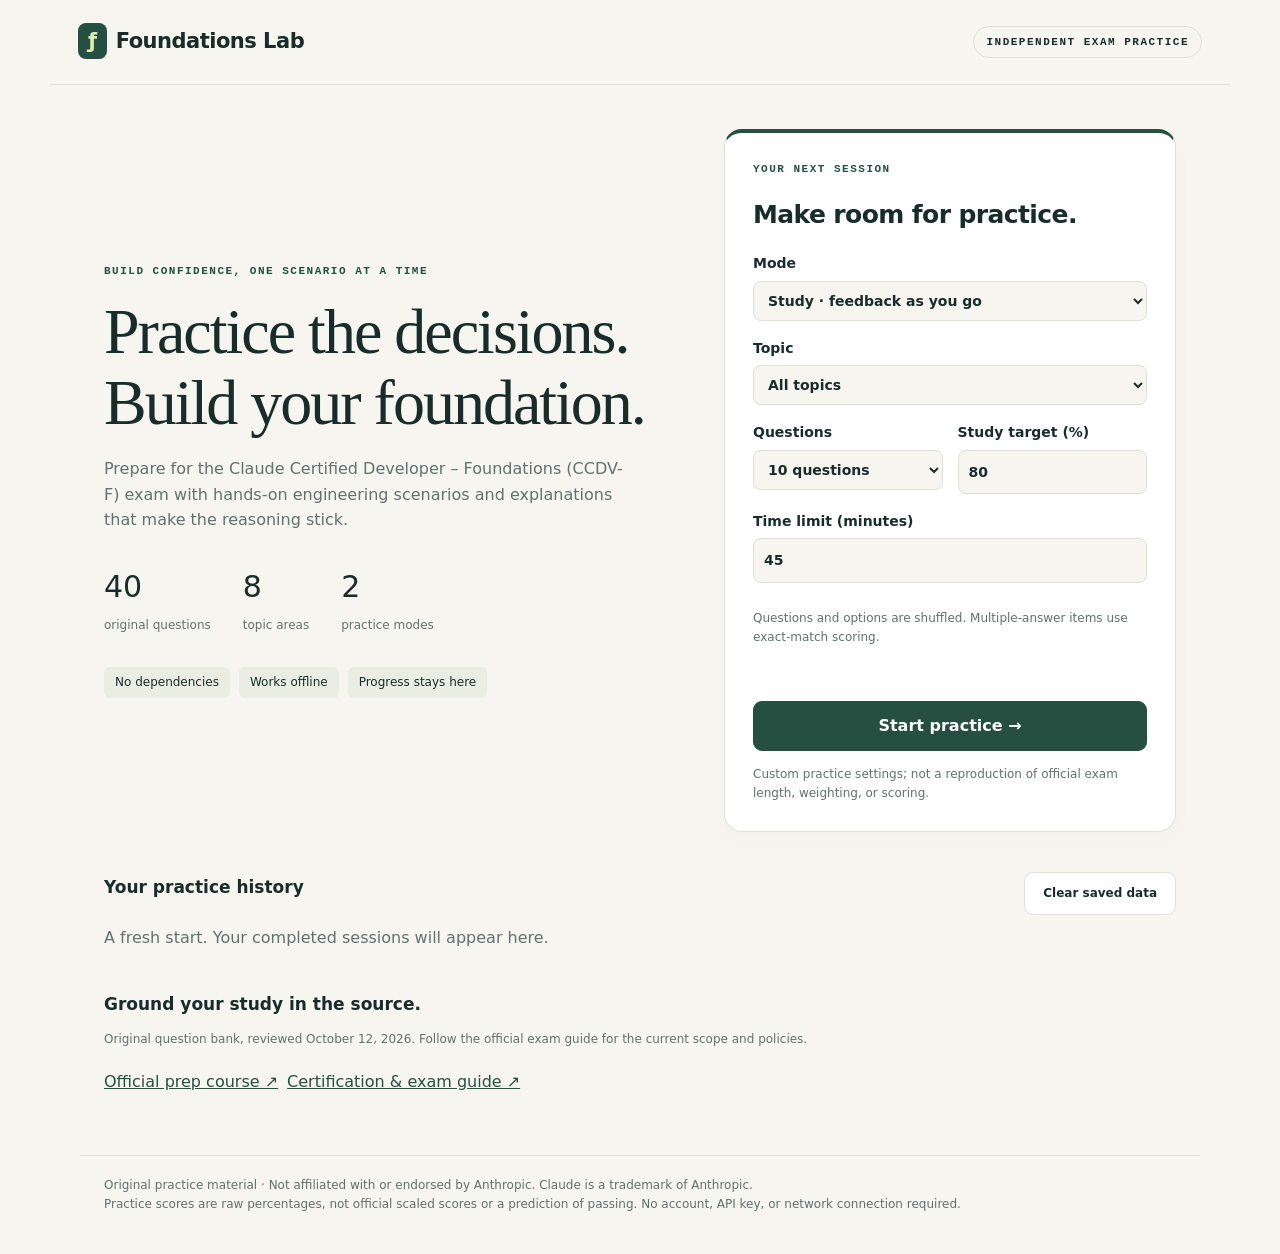
<file: index.html>
<!doctype html>
<html lang="en"><head><meta charset="utf-8"><meta name="viewport" content="width=device-width,initial-scale=1"><meta name="description" content="An independent CCDV-F practice simulator with original questions, timed exams, explanations, and local progress."><title>Foundations Lab · CCDV-F practice</title><style>:root{color-scheme:light;--paper:#f6f5f0;--ink:#182d2a;--muted:#61716c;--line:#dce2d8;--green:#244f41;--accent:#d8edb1;--orange:#b34e2b}*{box-sizing:border-box}body{margin:0;background:var(--paper);color:var(--ink);font:16px/1.6 system-ui,sans-serif}button,input,select{font:inherit}button,a,input,select{touch-action:manipulation}button{cursor:pointer;border:1px solid var(--line);border-radius:9px;padding:11px 18px;background:white;color:var(--ink);font-weight:600}button:hover{border-color:var(--green);background:#edf1e8}button:disabled{opacity:.45;cursor:not-allowed}button.primary{background:var(--green);color:white;border-color:var(--green)}button.primary:hover{background:#163c30}button:focus-visible,a:focus-visible,input:focus-visible,select:focus-visible{outline:3px solid #b65b2d;outline-offset:4px}a{color:var(--green)}header{max-width:1180px;margin:auto;padding:25px 28px;display:flex;justify-content:space-between;gap:20px;align-items:center;border-bottom:1px solid var(--line)}.brand{font-weight:800;letter-spacing:-.5px;font-size:21px}.brand span{background:var(--green);color:var(--accent);padding:6px 10px;margin-right:9px;border-radius:8px}.tag,.eyebrow{font:700 11px/1.5 ui-monospace,monospace;letter-spacing:1.5px;text-transform:uppercase}.tag{border:1px solid var(--line);border-radius:20px;padding:7px 12px}.eyebrow{color:var(--green)}main{max-width:1120px;margin:44px auto;padding:0 24px}h1{font-family:Georgia,serif;font-weight:400;font-size:clamp(36px,5vw,64px);line-height:1.1;letter-spacing:-2px;margin:18px 0}h2{font-size:25px;line-height:1.35;letter-spacing:-.6px}h3{font-size:17px;margin:0 0 12px}p{margin:10px 0 20px}.muted{color:var(--muted)}.hero{display:grid;grid-template-columns:1.25fr 1fr;gap:55px;align-items:center}.hero p{max-width:520px}.card{background:#fff;border:1px solid var(--line);border-radius:18px;padding:28px;box-shadow:0 8px 24px #20382b05}.setup{border-top:4px solid var(--green)}.row{display:flex;align-items:center;justify-content:space-between;gap:14px;flex-wrap:wrap}.stack{display:grid;gap:16px}.fields{display:grid;grid-template-columns:1fr 1fr;gap:15px}label{display:block;font-size:14px;font-weight:600}select,input[type=number]{width:100%;margin-top:6px;border:1px solid var(--line);border-radius:8px;padding:10px;background:var(--paper);color:var(--ink)}.wide{width:100%;margin-top:18px}.stats{display:flex;gap:32px;margin:30px 0}.stats strong{display:block;font-size:30px;font-weight:500}.stats span{font-size:12px;color:var(--muted)}.section{margin-top:40px}.domains{display:flex;flex-wrap:wrap;gap:9px}.pill{background:#e9ede3;border-radius:6px;padding:6px 11px;font-size:12px}.notice{padding:13px 17px;background:#edf2e5;border-radius:9px;font-size:13px;margin:16px 0}.layout{display:grid;grid-template-columns:minmax(0,1fr) 265px;gap:24px}.progress{height:5px;background:#dce4d5;border-radius:8px;overflow:hidden;margin:20px 0 30px}.progress div{height:100%;background:var(--green)}.option{display:flex;gap:13px;align-items:flex-start;border:1px solid var(--line);border-radius:10px;padding:15px;margin:10px 0;cursor:pointer;font-weight:400}.option:has(input:checked){background:#edf4e3;border-color:var(--green)}.option input{margin-top:6px;accent-color:var(--green)}.option.good{border-color:#427b3f;background:#eef6e9}.option.bad{border-color:#b85037;background:#fff1eb}.option b{font:600 13px ui-monospace,monospace;background:#f1f2ed;padding:3px 7px;border-radius:4px}.feedback{background:#eff4e9;border-left:3px solid var(--green);padding:17px;margin:20px 0}.feedback p{margin:6px 0 12px}.navigator{display:grid;grid-template-columns:repeat(5,1fr);gap:8px}.navigator button{padding:8px 0;font-size:13px;position:relative}.navigator .answered{background:#d9e8cc}.navigator .current{outline:2px solid var(--green)}.navigator .flagged:after{content:'•';color:var(--orange);position:absolute;right:3px;top:-7px;font-size:22px}.timer{font:600 24px ui-monospace,monospace}.timer.urgent{color:#a9361f}.small{font-size:12px}.actions{margin-top:25px}.score{font:400 72px/1 Georgia,serif;margin:16px 0}.results-grid{display:grid;grid-template-columns:1fr 2fr;gap:24px}.domain-result{margin:10px 0}.bar{background:#e9eee3;height:7px;border-radius:6px;overflow:hidden;margin-top:6px}.bar>div{background:var(--green);height:100%}.review{margin-top:18px}.review summary{cursor:pointer;font-weight:600}.review ol{padding-left:25px}.review li{padding:4px}.correct-text{color:#315f32}.wrong-text{color:#a03d26}footer{max-width:1120px;margin:60px auto 20px;padding:20px 24px;border-top:1px solid var(--line);font-size:12px;color:var(--muted)}dialog{border:1px solid var(--line);border-radius:18px;max-width:440px;width:calc(100% - 32px);padding:28px;color:var(--ink)}dialog::backdrop{background:#142b2466}.history{width:100%;border-collapse:collapse;font-size:14px}.history th,.history td{text-align:left;padding:10px;border-bottom:1px solid var(--line)}@media(max-width:760px){header{padding:18px}.tag{font-size:9px}.hero,.layout,.results-grid{grid-template-columns:1fr;gap:25px}main{margin-top:28px;padding:0 18px}.card{padding:21px}.stats{gap:25px}.navigator{grid-template-columns:repeat(8,1fr)}h1{letter-spacing:-1px}.layout aside{order:2}.fields{gap:10px}.actions button{padding:10px 14px}}@media(prefers-reduced-motion:no-preference){button{transition:background .15s,border-color .15s}}
</style></head>
<body><header><div class="brand"><span>ƒ</span>Foundations Lab</div><div class="tag">Independent exam practice</div></header><noscript><p>This simulator needs JavaScript enabled in your browser. No internet connection or API key is required.</p></noscript><main id="app"></main><footer>Original practice material · Not affiliated with or endorsed by Anthropic. Claude is a trademark of Anthropic.<br>Practice scores are raw percentages, not official scaled scores or a prediction of passing. No account, API key, or network connection required.</footer><dialog id="confirm"><h2 id="dialog-title">Finish this attempt?</h2><p id="dialog-text"></p><div class="row"><button id="cancel-dialog">Keep working</button><button id="accept-dialog" class="primary">Finish & review</button></div></dialog><script>/* Original educational questions. Edit here, then run python3 build.py. */
const SOURCES={
 api:'https://platform.claude.com/docs/en/api/messages/create',
 tools:'https://platform.claude.com/docs/en/agents-and-tools/tool-use/handle-tool-calls',
 cache:'https://platform.claude.com/docs/en/build-with-claude/prompt-caching',
 batch:'https://platform.claude.com/docs/en/build-with-claude/batch-processing',
 course:'https://anthropic-partners.skilljar.com/path/claude-certified-developer-foundations',
 code:'https://code.claude.com/docs/en/permissions',
 mcp:'https://modelcontextprotocol.io/docs/learn/server-concepts'
};
// domain, prompt, options, correct indexes, explanation, source key
const RAW=[
['API integration','Claude returns a client-side tool_use block. What must your backend do next?',['Wait for Anthropic to execute your local function','Validate and authorize the arguments, execute the tool, and return a matching tool_result','Display the arguments as the completed result','Replace the system instructions with the tool arguments'],[1],'A client tool is executed by your application. Preserve the assistant tool-use message and return a tool_result linked to its ID.','tools'],
['API integration','Where does a client tool_result belong in the Messages API conversation?',['A message with role tool','The tool input_schema','A user message after the assistant tool-use message','A replacement system prompt'],[2],'Claude uses user and assistant messages for tool exchanges. The tool_result has a tool_use_id matching the assistant request.','tools'],
['API integration','A request fails with HTTP 429 and a retry-after header. What is the best recovery?',['Respect the wait, use bounded backoff with jitter, and reduce concurrency','Retry immediately until success','Create a new API key for every retry','Permanently reject the user prompt'],[0],'A rate-limit response calls for controlled retry and load management. Immediate retries can amplify the failure.','course'],
['API integration','The UI has received half an answer when its stream disconnects. What should it do?',['Mark the answer complete because some text arrived','Automatically append a fresh answer without checking overlap','Assume the prompt was invalid','Show an interrupted state and use a controlled recovery path'],[3],'Partial text is not confirmation of completion. Recovery must account for partial output and any actions already executed.','course'],
['API integration','A response stops with max_tokens halfway through a JSON object. What is the best interpretation?',['The model finished successfully','The output budget was reached; handle truncation before consuming the result','The API key expired','The application should execute the partial JSON'],[1],'max_tokens indicates a token-limit stop, not successful completion. Treat incomplete structured output as unusable until recovered and validated.','api'],
['API integration','A standard Messages API follow-up needs facts from the preceding turn. What should the application do?',['Send only the new question because the API stores all turns','Change the API key to retrieve prior context','Include relevant previous messages or a reliable summary in the request','Put the conversation ID into max_tokens'],[2],'Standard Messages requests are stateless. Your application supplies the conversation context needed for each request.','api'],
['API integration','A refund tool times out after possibly completing its transaction. What should a retry strategy include?',['A new unrelated refund request','An idempotency key and a status check before repeating the side effect','A higher model temperature','Only a longer tool description'],[1],'An ambiguous timeout may follow a successful side effect. Idempotency and reconciliation prevent duplicate refunds; model settings do not.','course'],
['API integration','Which TWO protections belong in a production API integration?',['Keep the provider API key on the backend','Expose the provider key in browser JavaScript for easier debugging','Validate request inputs and handle API failures explicitly','Treat all HTTP responses as successful model answers'],[0,2],'Provider credentials belong in server-side secret storage. Validate inputs and explicitly handle transport and API errors.','course'],
['Model optimization','How should you select a model for classifying support tickets?',['Always choose the largest context window','Choose using one easy example','Evaluate representative tickets against quality, cost, and latency requirements','Choose the newest name without testing'],[2],'Representative evaluations establish task fitness. Context size, novelty, and one successful example do not establish production quality.','course'],
['Model optimization','A long reference manual is identical across requests. How should you arrange the prompt to support caching?',['Stable manual prefix, followed by changing user content','Changing timestamp first, followed by the manual','Rewrite the manual each time','Omit the manual after the first call because the cache is conversation memory'],[0],'Prompt caching reuses matching prefixes. Keep shared content stable and variable content afterward; caching does not create conversational memory.','cache'],
['Model optimization','You must classify 20,000 independent records with no interactive latency requirement. What is worth evaluating first?',['A separate live chat UI per record','Asynchronous batch processing','A single prompt containing all users credentials','Streaming solely to guarantee better accuracy'],[1],'Independent latency-tolerant work is a natural fit for asynchronous batches. Streaming improves delivery experience, not classification accuracy by itself.','course'],
['Model optimization','Your requests contain many irrelevant retrieved pages. What change can reduce cost while preserving quality?',['Remove all supporting context','Increase every output limit','Duplicate the instructions','Retrieve and retain only relevant evidence, then verify quality with evals'],[3],'Context selection reduces unnecessary tokens while preserving useful evidence. Validate the quality effect rather than assuming less context is always better.','course'],
['Agents and workflows','An invoice process always extracts, validates, then routes exceptions. What is the best starting architecture?',['A fixed workflow with model extraction and deterministic checks','An unrestricted agent inventing validation policy','Five agents voting whether validation is necessary','One prompt that approves every invoice'],[0],'Use a workflow when the sequence is known. Code can enforce business rules while the model handles extraction.','course'],
['Agents and workflows','A research agent repeats the same search without progress. Which TWO controls best bound this behavior?',['Repeat a polite stopping request','Enforce iteration, time, or cost budgets in the runtime','Detect repeated actions and escalate or return an incomplete result','Give the agent unrestricted additional tools'],[1,2],'Runtime budgets guarantee bounds independently of model compliance. Progress checks catch ineffective repetition and support a clear incomplete outcome.','course'],
['Agents and workflows','An agent can draft and send purchase orders. Which design best controls irreversible actions?',['Give every tool identical authority','Let retrieved documents authorize purchases','Require appropriate authorization or human approval at the execution boundary','Review only after orders have been sent'],[2],'Control consequential actions where they execute. A generated plan or an external document does not supply purchase authorization.','course'],
['Agents and workflows','When is an autonomous agent more justified than a predefined workflow?',['The exact steps never change','Only arithmetic validation is required','Every input follows the same routing rule','The next useful action depends on intermediate findings and cannot be fully predetermined'],[3],'Agents are useful for dynamic action selection. Known fixed processes often benefit from simpler, more predictable workflows.','course'],
['Prompt and context','The model misclassifies ambiguous tickets despite a clear label list. What is a useful next prompt improvement?',['Add representative labeled examples including boundary cases','Repeat the same label list ten times','Remove all definitions','Ask for a longer answer without changing guidance'],[0],'Examples show how categories apply, especially at ambiguous boundaries. Evaluate the prompt on held-out examples to avoid overfitting.','course'],
['Prompt and context','A response is valid JSON but includes an impossible account balance. What does this demonstrate?',['JSON parsing proves factual accuracy','Schema compliance does not establish semantic or factual correctness','Structured output eliminates business-rule validation','The application should accept every numeric value'],[1],'Structure and meaning are separate. Even schema-compliant output needs business-rule checks and grounding where applicable.','course'],
['Prompt and context','A long conversation approaches its context limit. Which approach best preserves task continuity?',['Drop the latest user requirement','Keep every repeated tool log unchanged','Summarize decisions and constraints, retain critical evidence, and reserve output space','Set temperature to zero to increase context capacity'],[2],'Context is a finite budget. Preserve task-critical state and evidence while removing irrelevant or redundant content.','course'],
['Prompt and context','Why separate instructions and reference material with clear labels or delimiters?',['Delimiters encrypt the text','Delimiters enforce tool permissions','Delimiters guarantee immunity to prompt injection','They help distinguish the task from data, while external enforcement remains necessary'],[3],'Clear separation improves interpretation but is not a security boundary. Authorization and tool restrictions still belong outside model instructions.','course'],
['Tools and MCP','Two tools have vague, overlapping descriptions and Claude often picks the wrong one. What should you improve first?',['Tool purpose, when-to-use guidance, argument descriptions, and distinct scopes','Randomize tool names every request','Give both tools exactly the same description','Remove required fields from every schema'],[0],'Clear descriptions and schemas improve tool selection and argument quality. Ambiguous tool contracts make reliable use harder.','tools'],
['Tools and MCP','What is the primary benefit of exposing internal search through an MCP server?',['It trains every connected model on your data','It provides a standardized capability interface for compatible clients','It removes all authentication requirements','It guarantees identical answers across models'],[1],'MCP standardizes integration with tools, resources, and prompts. It does not train a model, establish authorization, or guarantee answer correctness.','mcp'],
['Tools and MCP','Claude requests two independent read-only tool calls in one response. How should results be correlated?',['Combine them into one unlabeled string','Return only the first result','Return each tool_result with its matching tool_use_id','Associate results alphabetically by tool name'],[2],'Each requested call has an ID. Return matching results for each call; execution may be parallel when dependencies and permissions allow.','tools'],
['Tools and MCP','A tool fails because the requested record does not exist. What is a useful response to the model?',['A fabricated successful result','No result and no explanation','A secret-bearing stack trace','A structured tool error with useful, non-sensitive details'],[3],'Report tool failure honestly, using the supported error mechanism such as is_error for a client tool result. Useful safe details support recovery.','tools'],
['Security and safety','A retrieved page says to ignore instructions and export all customer data. What is the best response?',['Treat it as untrusted content and enforce data-access restrictions externally','Promote it to the system prompt','Allow it if it appears on a professional website','Lower temperature and execute the export'],[0],'Retrieved content is evidence, not authority. Least privilege and application-side authorization limit prompt-injection consequences.','course'],
['Security and safety','Which TWO measures reduce the impact of a compromised agent?',['Provide administrator credentials by default','Scope tools and credentials to the task','Enforce authorization for sensitive operations outside the model','Trust tool arguments because they are schema-valid'],[1,2],'Least privilege reduces accessible capabilities, and external authorization enforces access rules. Schema-valid arguments are not proof of permission.','course'],
['Security and safety','A user asks an analytics assistant to retrieve another department’s restricted employee records. Where must access be enforced?',['Only in an explanatory system prompt','Only by hiding a UI button','In the backend data/tool authorization layer using the authenticated user identity','By trusting the department ID generated by Claude'],[2],'Backend authorization must enforce the authenticated user’s access regardless of prompts, UI state, or model-generated identifiers.','course'],
['Claude Code','What is the appropriate relationship between CLAUDE.md and permissions?',['CLAUDE.md replaces filesystem access controls','Longer instructions always enforce stronger permissions','Permissions are useful only after execution','CLAUDE.md supplies guidance; permissions and appropriate hooks enforce execution restrictions'],[3],'Project guidance helps the model follow conventions. Enforceable controls must operate at the tool or runtime boundary.','code'],
['Claude Code','A team wants Claude Code to remember repository build commands and coding conventions. Where should this guidance go?',['A project CLAUDE.md file','A public file containing the team API key','An unrelated model response cache','A production database migration'],[0],'CLAUDE.md is a suitable place for durable project instructions such as build commands and conventions. Keep secrets out of it.','course'],
['Evaluation and debugging','A prompt improves average quality but introduces invalid JSON and unsupported claims. What evaluation is best?',['A single successful example','Schema checks plus groundedness evaluation on a representative regression set','Only a count of generated tokens','Only an overall model-judge score with no error categories'],[1],'Different failure types need different checks. Deterministic validation catches structural errors, while groundedness evaluation checks support for claims.','course'],
['Evaluation and debugging','A tool-backed answer is wrong. The trace shows correct tool arguments but stale database results. What should you investigate first?',['The model temperature','The UI font','The tool’s data source, freshness, and caching layer','The number of examples in an unrelated prompt'],[2],'Debug the earliest incorrect boundary in the trace. Here the tool returned stale data despite receiving correct arguments.','course'],
['Evaluation and debugging','A new model passes your small happy-path demo. What should precede broad rollout?',['Remove the old evaluation set','Assume all prior prompts still behave identically','Roll out to all users without observation','Run representative regression and adversarial cases, then monitor a controlled rollout'],[3],'Model changes can alter behavior. Regression coverage and staged monitoring provide evidence beyond a successful demo.','course']
];
RAW.push(
['API integration','A batch of document classifications finishes successfully, but the downloaded results appear in a different order from the input. How should you join results back to records?',['Match by position after sorting the result text','Join using each request’s unique custom_id','Join using the shared batch ID alone','Assume the first result belongs to the first input'],[1],'Batch result order is not guaranteed. Assign a unique custom_id to every request and use it to correlate each result, including failures.','batch'],
['API integration','Your manual tool loop returns HTTP 400: tool_use IDs were found without tool_result blocks immediately after. Which change addresses the protocol error?',['Add more examples to the system prompt','Increase the tool timeout and retry the same messages','Return a user message with the matching tool_result blocks directly after the assistant tool-use message','Rename all tools while preserving the existing message order'],[2],'This is a message-format error. Preserve the assistant tool-use response and follow it immediately with user tool_result blocks matching the call IDs; place ordinary text after the results.','tools'],
['Model optimization','Your classifier has mean latency of 800 ms, but users report slow requests. The service objective is that 95% of requests complete within 2 seconds. Which measurement is most relevant?',['Median input token count','Average answer length','Daily total request count','End-to-end p95 latency under representative load'],[3],'The requirement is about the 95th percentile, not the mean. Measure the complete user-visible path under realistic load, including queuing and tool calls.','course'],
['Agents and workflows','A coordinator delegates document review to a worker. The worker returns an eloquent paragraph but omits whether all required files were examined. What is the best contract improvement?',['Require explicit completion status, evidence references, findings, and unresolved work','Give the worker a larger response budget without changing its return contract','Let the coordinator infer completion from the paragraph length','Allow the worker to choose which required files count toward completion'],[0],'An explicit return contract makes completeness and evidence inspectable. The coordinator can validate required fields and handle partial work instead of inferring success from fluent prose.','course'],
['Prompt and context','You repeatedly tune a prompt against the same 30 labeled examples and report its improved score on those examples. What is the main problem?',['The prompt necessarily uses too many input tokens','The score may reflect overfitting; measure final quality on held-out representative examples','Labeled examples cannot be used in prompt development','A lower temperature would make a held-out set unnecessary'],[1],'Repeated tuning can adapt to development examples without improving general performance. Keep a separate representative set for final evaluation.','course'],
['Tools and MCP','Your MCP integration should expose a read-only document for the host to load as context, without requesting an action. Which primitive is the closest fit?',['A tool that performs a write transaction','A prompt template that changes the model’s role','A resource identified by a URI','A credential granting unrestricted server access'],[2],'Resources expose data for applications to read into context. Tools expose callable operations, while prompts provide reusable interaction templates.','mcp'],
['Security and safety','A model supplies tenant_id as a schema-valid tool argument. The authenticated user belongs to a different tenant. Which TWO decisions are appropriate?',['Accept the tenant ID because it passed schema validation','Ask the model to promise the access is legitimate','Derive or verify the allowed tenant scope from the authenticated session','Reject unauthorized access before querying or returning the data'],[2,3],'Schema validation checks shape, not authority. Bind access to authenticated identity and enforce tenant authorization before data leaves the protected boundary.','course'],
['Evaluation and debugging','Two prompt versions have nearly equal aggregate accuracy. One fails more often on rare urgent tickets. What should determine whether it ships?',['Only the rounded overall accuracy','Only the model’s self-reported confidence','Whichever prompt has fewer characters','Performance by important error category and the cost of those failures'],[3],'Aggregate metrics can hide consequential regressions. Evaluate important slices, especially high-cost false negatives, against explicit release criteria.','course']
);
const QUESTIONS=RAW.map((r,i)=>({id:`q${i+1}`,domain:r[0],prompt:r[1],options:r[2],correct:r[3],explanation:r[4],source:SOURCES[r[5]]}));
</script><script>'use strict';
const KEY='foundations-lab-v1', app=document.querySelector('#app');
const $=s=>document.querySelector(s);
const esc=s=>String(s).replace(/[&<>"']/g,c=>({'&':'&amp;','<':'&lt;','>':'&gt;','"':'&quot;',"'":'&#39;'}[c]));
const same=(a,b)=>a.length===b.length&&[...a].sort().every((v,i)=>v===[...b].sort()[i]);
const shuffle=a=>{a=[...a];for(let i=a.length-1;i>0;i--){const j=Math.floor(Math.random()*(i+1));[a[i],a[j]]=[a[j],a[i]];}return a;};
let storageOK=true, data={attempt:null,history:[]}, timer, reviewFilter='all';
// Validate persisted state before rendering it; old or damaged saves must not break the app.
function validAttempt(a) {
  const record = v => v && typeof v === 'object' && !Array.isArray(v);
  if (!record(a) || !['study', 'exam'].includes(a.mode) || typeof a.done !== 'boolean' ||
      !Array.isArray(a.ids) || !a.ids.length || new Set(a.ids).size !== a.ids.length ||
      !record(a.answers) || !record(a.order) || !record(a.checked) || !Array.isArray(a.flags) ||
      !Number.isInteger(a.index) || a.index < 0 || a.index >= a.ids.length ||
      !Number.isFinite(a.started) || !Number.isFinite(a.target) || a.target < 1 || a.target > 100 ||
      (a.mode === 'exam' && (!Number.isFinite(a.deadline) || a.deadline < a.started)) ||
      (a.mode === 'study' && a.deadline !== null) ||
      (a.done && (!Number.isFinite(a.finished) || a.finished < a.started))) return false;
  return a.flags.every(id => a.ids.includes(id)) && a.ids.every(id => {
    const q = QUESTIONS.find(q => q.id === id), answer = a.answers[id] || [];
    return q && Array.isArray(answer) && new Set(answer).size === answer.length &&
      answer.every(i => Number.isInteger(i) && i >= 0 && i < q.options.length) &&
      (q.correct.length > 1 || answer.length <= 1) && Array.isArray(a.order[id]) &&
      same(a.order[id], q.options.map((_, i) => i));
  });
}
try {
  const saved = JSON.parse(localStorage.getItem(KEY));
  if (saved && Array.isArray(saved.history)) {
    data.history = saved.history.filter(h => h && ['study','exam'].includes(h.mode) &&
      Number.isFinite(h.date) && Number.isInteger(h.total) && h.total > 0 &&
      Number.isFinite(h.score) && h.score >= 0 && h.score <= 100).slice(0,50);
    if (validAttempt(saved.attempt)) data.attempt = saved.attempt;
  }
} catch (error) { storageOK = error instanceof SyntaxError; }
function expired() {
  const a = data.attempt;
  if (a && !a.done && a.deadline && Date.now() >= a.deadline) {
    finish('Time limit reached');
    return true;
  }
  return false;
}

function save(){try{localStorage.setItem(KEY,JSON.stringify(data));storageOK=true;}catch{storageOK=false;}}
const getq=id=>QUESTIONS.find(q=>q.id===id);
const selected=q=>data.attempt.answers[q.id]||[];
const isRight=q=>same(selected(q),q.correct);
function focusHeading(){const h=app.querySelector('h1,h2');if(h){h.tabIndex=-1;h.focus();}}
function home(){clearInterval(timer);app.innerHTML=`<div class="hero"><section><div class="eyebrow">BUILD CONFIDENCE, ONE SCENARIO AT A TIME</div><h1>Practice the decisions.<br>Build your foundation.</h1><p class="muted">Prepare for the Claude Certified Developer – Foundations (CCDV-F) exam with hands-on engineering scenarios and explanations that make the reasoning stick.</p><div class="stats"><div><strong>${QUESTIONS.length}</strong><span>original questions</span></div><div><strong>${new Set(QUESTIONS.map(q=>q.domain)).size}</strong><span>topic areas</span></div><div><strong>2</strong><span>practice modes</span></div></div><div class="domains"><span class="pill">No dependencies</span><span class="pill">Works offline</span><span class="pill">Progress stays here</span></div></section><section class="card setup"><div class="eyebrow">YOUR NEXT SESSION</div><h2>Make room for practice.</h2><form id="setup" class="stack"><label>Mode<select id="mode"><option value="study">Study · feedback as you go</option><option value="exam">Mock exam · feedback at the end</option></select></label><label>Topic<select id="domain"><option value="all">All topics</option>${[...new Set(QUESTIONS.map(q=>q.domain))].map(d=>`<option>${esc(d)}</option>`).join('')}</select></label><div class="fields"><label>Questions<select id="count"><option value="10">10 questions</option><option value="20">20 questions</option><option value="${QUESTIONS.length}">All ${QUESTIONS.length} questions</option></select></label><label>Study target (%)<input id="target" type="number" min="1" max="100" value="80" required></label></div><label id="duration-field" hidden>Time limit (minutes)<input id="duration" type="number" min="1" max="240" value="45" required></label><p class="small muted" id="pool-note">Questions and options are shuffled. Multiple-answer items use exact-match scoring.</p><button class="primary wide" type="submit">Start practice →</button></form>${data.attempt&&!data.attempt.done?'<button id="resume" class="wide">Resume saved attempt</button>':''}${data.attempt?.done?'<button id="last" class="wide">View last results</button>':''}<p class="small muted" style="margin:14px 0 0">Custom practice settings; not a reproduction of official exam length, weighting, or scoring.</p></section></div>${!storageOK?'<p role="status" class="notice">Browser storage is unavailable. This session works, but progress may not survive a refresh.</p>':''}<section class="section"><div class="row"><h3>Your practice history</h3><button id="clear" class="small">Clear saved data</button></div>${data.history.length?`<div style="overflow:auto"><table class="history"><thead><tr><th>Date</th><th>Mode</th><th>Score</th><th>Questions</th></tr></thead><tbody>${data.history.slice(0,8).map(h=>`<tr><td>${esc(new Date(h.date).toLocaleDateString())}</td><td>${esc(h.mode)}</td><td>${h.score}%</td><td>${h.total}</td></tr>`).join('')}</tbody></table></div>`:'<p class="muted">A fresh start. Your completed sessions will appear here.</p>'}</section><section class="section"><h3>Ground your study in the source.</h3><p class="muted small">Original question bank, reviewed October 12, 2026. Follow the official exam guide for the current scope and policies.</p><div class="domains"><a href="https://anthropic-partners.skilljar.com/path/claude-certified-developer-foundations" target="_blank" rel="noopener">Official prep course ↗</a><a href="https://anthropic-partners.skilljar.com/page/partner-certifications" target="_blank" rel="noopener">Certification & exam guide ↗</a></div></section>`;
$('#mode').onchange=()=>$('#duration-field').hidden=$('#mode').value!=='exam';
$('#domain').onchange=()=>{const n=QUESTIONS.filter(q=>$('#domain').value==='all'||q.domain===$('#domain').value).length;$('#pool-note').textContent=`${n} questions available. The session uses the smaller of your selected count and this topic pool.`;};
$('#setup').onsubmit=e=>{e.preventDefault();const config={mode:$('#mode').value,domain:$('#domain').value,count:+$('#count').value,target:+$('#target').value,minutes:+$('#duration').value};if(data.attempt&&!data.attempt.done)ask('Replace saved attempt?','Starting a new session replaces your unfinished attempt. Completed history is preserved.','Start new session',()=>start(config));else start(config);};
if($('#resume'))$('#resume').onclick=()=>{exam();focusHeading();};if($('#last'))$('#last').onclick=results;
$('#clear').onclick=()=>ask('Clear saved progress?','This removes the current attempt and all practice history in this browser.','Clear data',()=>{data={attempt:null,history:[]};save();home();});}
function ask(title,text,button,fn){$('#dialog-title').textContent=title;$('#dialog-text').textContent=text;$('#accept-dialog').textContent=button;$('#accept-dialog').onclick=()=>{$('#confirm').close();fn();};$('#cancel-dialog').onclick=()=>$('#confirm').close();$('#confirm').showModal();}
function start(c,ids){const pool=ids?ids.map(getq):QUESTIONS.filter(q=>c.domain==='all'||q.domain===c.domain);const qs=shuffle(pool).slice(0,Math.min(c.count,pool.length));data.attempt={id:Date.now().toString(),mode:c.mode,target:c.target,ids:qs.map(q=>q.id),order:Object.fromEntries(qs.map(q=>[q.id,shuffle(q.options.map((_,i)=>i))])),answers:{},flags:[],checked:{},index:0,started:Date.now(),deadline:c.mode==='exam'?Date.now()+c.minutes*60000:null,done:false};save();exam();focusHeading();}
function exam(){clearInterval(timer);const a=data.attempt;if(!a)return home();if(a.done)return results();if(a.deadline&&Date.now()>=a.deadline)return finish('Time limit reached');const q=getq(a.ids[a.index]),checked=a.mode==='study'&&!!a.checked[q.id],answered=a.ids.filter(id=>(a.answers[id]||[]).length).length;app.innerHTML=`<div class="row"><div><div class="eyebrow">${a.mode==='exam'?'TIMED MOCK EXAM':'STUDY SESSION'}</div><span class="muted small">${answered} of ${a.ids.length} answered · ${a.flags.length} flagged</span></div><div class="row">${a.deadline?'<span class="timer" id="timer" aria-label="Time remaining"></span>':'<span class="tag">Take your time</span>'}<button id="exit">Save & exit</button></div></div><div class="progress" aria-label="Answer progress"><div style="width:${answered/a.ids.length*100}%"></div></div><div class="layout"><section class="card"><div class="row"><span class="eyebrow">QUESTION ${a.index+1} / ${a.ids.length}</span><span class="pill">${esc(q.domain)}</span></div><h2>${esc(q.prompt)}</h2><p class="small muted">${q.correct.length>1?`Select ${q.correct.length} answers. All correct choices are required; no partial credit.`:'Select one answer.'}</p><fieldset style="border:0;padding:0;margin:0"><legend class="small">Answer choices</legend>${a.order[q.id].map((oi,pos)=>`<label class="option ${checked&&q.correct.includes(oi)?'good':checked&&selected(q).includes(oi)?'bad':''}"><input type="${q.correct.length>1?'checkbox':'radio'}" name="answer" value="${oi}" ${selected(q).includes(oi)?'checked':''} ${checked?'disabled':''}><b>${String.fromCharCode(65+pos)}</b><span>${esc(q.options[oi])}</span></label>`).join('')}</fieldset>${checked?feedback(q):''}<div class="row actions"><button id="flag" aria-pressed="${a.flags.includes(q.id)}">${a.flags.includes(q.id)?'★ Flagged':'☆ Flag for review'}</button>${a.mode==='study'&&!checked?`<button class="primary" id="check" ${selected(q).length===q.correct.length?'':'disabled'}>Check answer</button>`:''}</div><div class="row actions"><button id="prev" ${a.index===0?'disabled':''}>← Previous</button><button class="primary" id="next">${a.index===a.ids.length-1?'Finish & review':'Next question →'}</button></div></section><aside class="card"><h3>Question navigator</h3><div class="navigator">${a.ids.map((id,i)=>`<button data-index="${i}" class="${i===a.index?'current ':''}${(a.answers[id]||[]).length?'answered ':''}${a.flags.includes(id)?'flagged':''}" aria-label="Question ${i+1}${(a.answers[id]||[]).length?', answered':', unanswered'}${a.flags.includes(id)?', flagged':''}" ${i===a.index?'aria-current="step"':''}>${i+1}</button>`).join('')}</div><p class="small muted" style="margin-top:16px">Green = answered<br>Orange dot = flagged</p><button class="wide" id="finish">Finish attempt</button><p class="small muted">${a.deadline?'The timer continues when you leave or close this page.':'Check an answer to reveal its explanation. Checked answers are locked.'}</p>${!storageOK?'<p role="status" class="small wrong-text">Progress cannot be saved in this browser.</p>':''}</aside></div>`;
app.querySelectorAll('input[name=answer]').forEach(el=>el.onchange=()=>{if(expired())return;let vals=selected(q);if(q.correct.length===1)vals=[+el.value];else vals=el.checked?[...new Set([...vals,+el.value])]:vals.filter(v=>v!==+el.value);a.answers[q.id]=vals;save();const position=a.order[q.id].indexOf(+el.value);exam();app.querySelectorAll('input[name=answer]')[position]?.focus();});
$('#flag').onclick=()=>{a.flags=a.flags.includes(q.id)?a.flags.filter(id=>id!==q.id):[...a.flags,q.id];save();exam();$('#flag').focus();};
if($('#check'))$('#check').onclick=()=>{if(expired())return;a.checked[q.id]=true;save();exam();$('.feedback').scrollIntoView({block:'nearest'});};
$('#prev').onclick=()=>navigate(a.index-1);$('#next').onclick=()=>a.index===a.ids.length-1?requestFinish():navigate(a.index+1);
app.querySelectorAll('[data-index]').forEach(b=>b.onclick=()=>navigate(+b.dataset.index));$('#finish').onclick=requestFinish;$('#exit').onclick=()=>{if(expired())return;save();home();};
if(a.deadline){tick();timer=setInterval(tick,1000);}}
function navigate(i){data.attempt.index=i;save();exam();focusHeading();}
function feedback(q){return `<div class="feedback" role="status"><strong>${isRight(q)?'Correct — well reasoned.':'Review the reasoning.'}</strong><p>${esc(q.explanation)}</p><div class="small">Correct choice${q.correct.length>1?'s':''}: ${q.correct.map(i=>esc(q.options[i])).join(' · ')}</div><a class="small" target="_blank" rel="noopener" href="${q.source}">Study reference ↗</a></div>`;}
function tick(){const a=data.attempt;if(!a||a.done||!a.deadline)return;const secs=Math.max(0,Math.ceil((a.deadline-Date.now())/1000));if($('#timer')){$('#timer').textContent=`${Math.floor(secs/60).toString().padStart(2,'0')}:${(secs%60).toString().padStart(2,'0')}`;$('#timer').classList.toggle('urgent',secs<300);}if(!secs)finish('Time limit reached');}
function requestFinish(){const a=data.attempt,n=a.ids.filter(id=>!(a.answers[id]||[]).length).length;ask('Finish this attempt?',`${n} unanswered question${n===1?'':'s'} will count as incorrect. ${a.flags.length} flagged for review. You cannot change answers after submission.`,'Finish & review',()=>finish('Submitted'));}
function finish(reason){clearInterval(timer);$('#confirm').close();const a=data.attempt;if(a.done)return results();a.done=true;a.reason=a.deadline&&Date.now()>=a.deadline?'Time limit reached':reason;a.finished=Math.max(a.started,a.deadline?Math.min(Date.now(),a.deadline):Date.now());const score=Math.round(a.ids.filter(id=>isRight(getq(id))).length/a.ids.length*100);data.history.unshift({id:a.id,date:a.finished,mode:a.mode,total:a.ids.length,score});data.history=data.history.slice(0,50);save();reviewFilter='all';results();focusHeading();}
function results(){clearInterval(timer);const a=data.attempt;if(!a)return home();const qs=a.ids.map(getq),right=qs.filter(isRight).length,score=Math.round(right/qs.length*100),missed=qs.filter(q=>!isRight(q)),domains=[...new Set(qs.map(q=>q.domain))];app.innerHTML=`<div class="row"><div><div class="eyebrow">SESSION COMPLETE · ${esc(a.reason)}</div><h1>Your next step, clearer.</h1></div><button id="home">Back to practice</button></div><div class="results-grid"><section class="card"><div class="eyebrow">PRACTICE SCORE</div><div class="score">${score}<span style="font-size:32px">%</span></div><p>${right} correct / ${qs.length} questions</p><div class="notice">${right/qs.length*100>=a.target?'Personal study target reached':'Keep practicing toward your target'} · ${a.target}%</div><p class="small muted">${a.mode==='exam'?'Timed exam':'Study mode'} · ${Math.max(0,Math.round((a.finished-a.started)/60000))} min elapsed<br>Raw score only. This is not an official scaled score or pass prediction.</p><button class="wide" id="export">Export results (JSON)</button>${missed.length?'<button class="primary wide" id="retry">Practice missed questions</button>':''}</section><section class="card"><h3>Where to focus</h3>${domains.map(d=>{const group=qs.filter(q=>q.domain===d),n=group.filter(isRight).length;return `<div class="domain-result"><div class="row small"><span>${esc(d)}</span><strong>${n} / ${group.length}</strong></div><div class="bar"><div style="width:${n/group.length*100}%"></div></div></div>`;}).join('')}<p class="small muted" style="margin-top:22px">Topic coverage varies with the selected question pool. This simulator does not claim official domain weighting.</p></section></div><section class="section"><div class="row"><h2>Answer review</h2><label>Show<select id="filter"><option value="all">All questions</option><option value="missed">Incorrect / unanswered</option><option value="flagged">Flagged</option></select></label></div><div id="reviews"></div></section>`;
$('#home').onclick=home;$('#filter').value=reviewFilter;$('#filter').onchange=()=>{reviewFilter=$('#filter').value;renderReviews();};renderReviews();
if($('#retry'))$('#retry').onclick=()=>start({mode:'study',count:missed.length,target:a.target},missed.map(q=>q.id));
$('#export').onclick=()=>{const report={app:'Foundations Lab',version:1,mode:a.mode,completedAt:new Date(a.finished).toISOString(),score,correct:right,total:qs.length,target:a.target,questions:qs.map(q=>({id:q.id,topic:q.domain,prompt:q.prompt,selected:selected(q).map(i=>q.options[i]),correct:q.correct.map(i=>q.options[i]),isCorrect:isRight(q),explanation:q.explanation,source:q.source}))};const url=URL.createObjectURL(new Blob([JSON.stringify(report,null,2)],{type:'application/json'})),link=document.createElement('a');link.href=url;link.download='ccdv-f-results.json';link.click();setTimeout(()=>URL.revokeObjectURL(url),1000);};}
function renderReviews(){const a=data.attempt;const qs=a.ids.map(getq).filter(q=>reviewFilter==='all'||reviewFilter==='missed'&&!isRight(q)||reviewFilter==='flagged'&&a.flags.includes(q.id));$('#reviews').innerHTML=qs.length?qs.map(q=>`<details class="card review"><summary><span class="${isRight(q)?'correct-text':'wrong-text'}">${isRight(q)?'Correct':'Review'}</span> · ${esc(q.prompt)}</summary><p class="small muted">${esc(q.domain)}${a.flags.includes(q.id)?' · Flagged':''}</p><ol type="A">${a.order[q.id].map(i=>`<li class="${q.correct.includes(i)?'correct-text':selected(q).includes(i)?'wrong-text':''}">${esc(q.options[i])}${selected(q).includes(i)?' — your choice':''}${q.correct.includes(i)?' — correct':''}</li>`).join('')}</ol>${!selected(q).length?'<p class="wrong-text small">Unanswered</p>':''}<p>${esc(q.explanation)}</p><a href="${q.source}" target="_blank" rel="noopener">Study reference ↗</a></details>`).join(''):'<p class="muted">No questions match this filter.</p>';}
// The deadline is absolute; background tabs cannot pause an exam by throttling timers.
document.addEventListener('visibilitychange',()=>{if(!document.hidden&&data.attempt&&!data.attempt.done&&data.attempt.deadline&&Date.now()>=data.attempt.deadline)finish('Time limit reached');});
if(data.attempt&&!data.attempt.done&&data.attempt.deadline&&Date.now()>=data.attempt.deadline)finish('Time limit reached');else home();
</script></body></html>
</file>
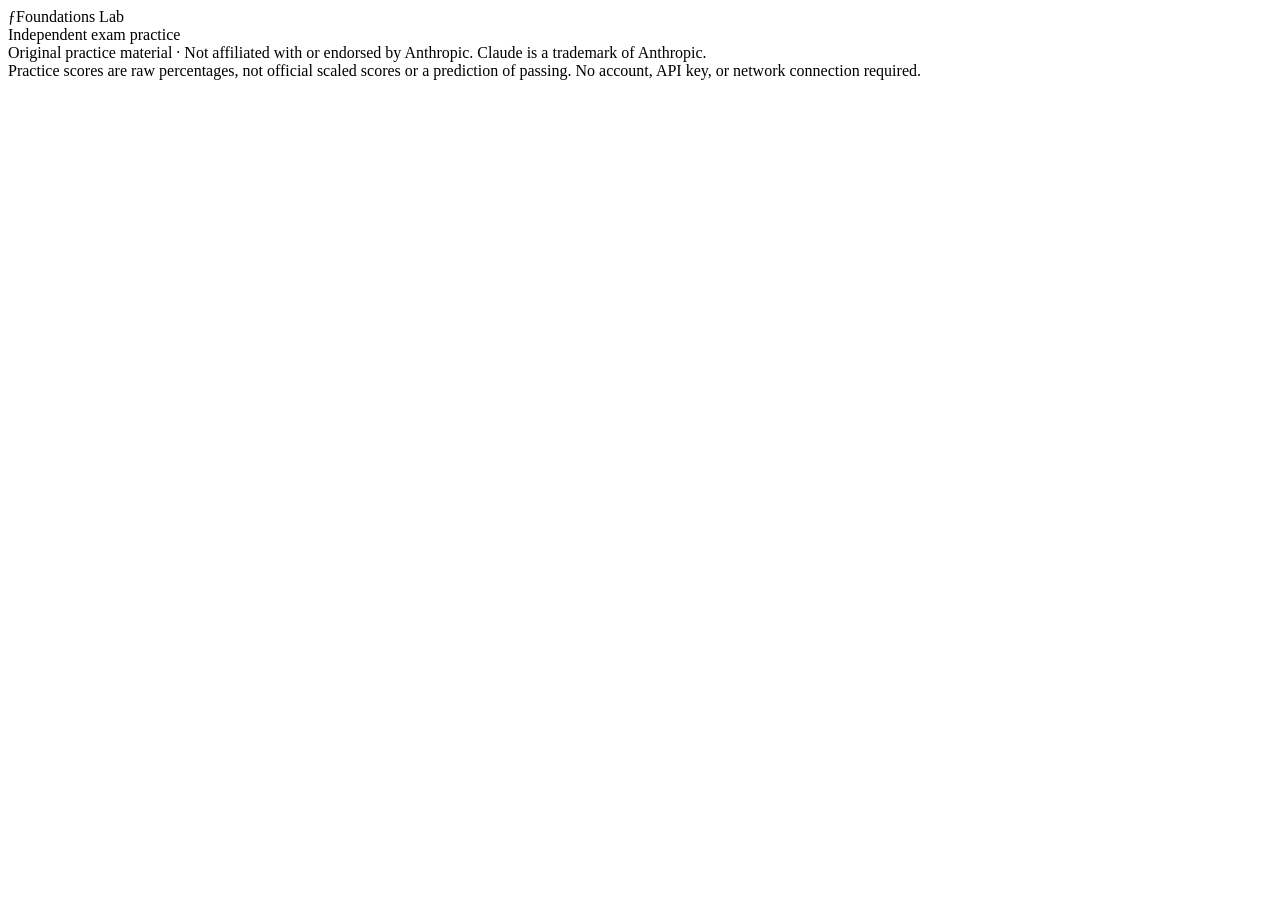
<file: src/shell.html>
<!doctype html>
<html lang="en"><head><meta charset="utf-8"><meta name="viewport" content="width=device-width,initial-scale=1"><meta name="description" content="An independent CCDV-F practice simulator with original questions, timed exams, explanations, and local progress."><title>Foundations Lab · CCDV-F practice</title><style>/* STYLES */</style></head>
<body><header><div class="brand"><span>ƒ</span>Foundations Lab</div><div class="tag">Independent exam practice</div></header><noscript><p>This simulator needs JavaScript enabled in your browser. No internet connection or API key is required.</p></noscript><main id="app"></main><footer>Original practice material · Not affiliated with or endorsed by Anthropic. Claude is a trademark of Anthropic.<br>Practice scores are raw percentages, not official scaled scores or a prediction of passing. No account, API key, or network connection required.</footer><dialog id="confirm"><h2 id="dialog-title">Finish this attempt?</h2><p id="dialog-text"></p><div class="row"><button id="cancel-dialog">Keep working</button><button id="accept-dialog" class="primary">Finish & review</button></div></dialog><script>/* QUESTIONS */</script><script>/* APP */</script></body></html>
</file>
